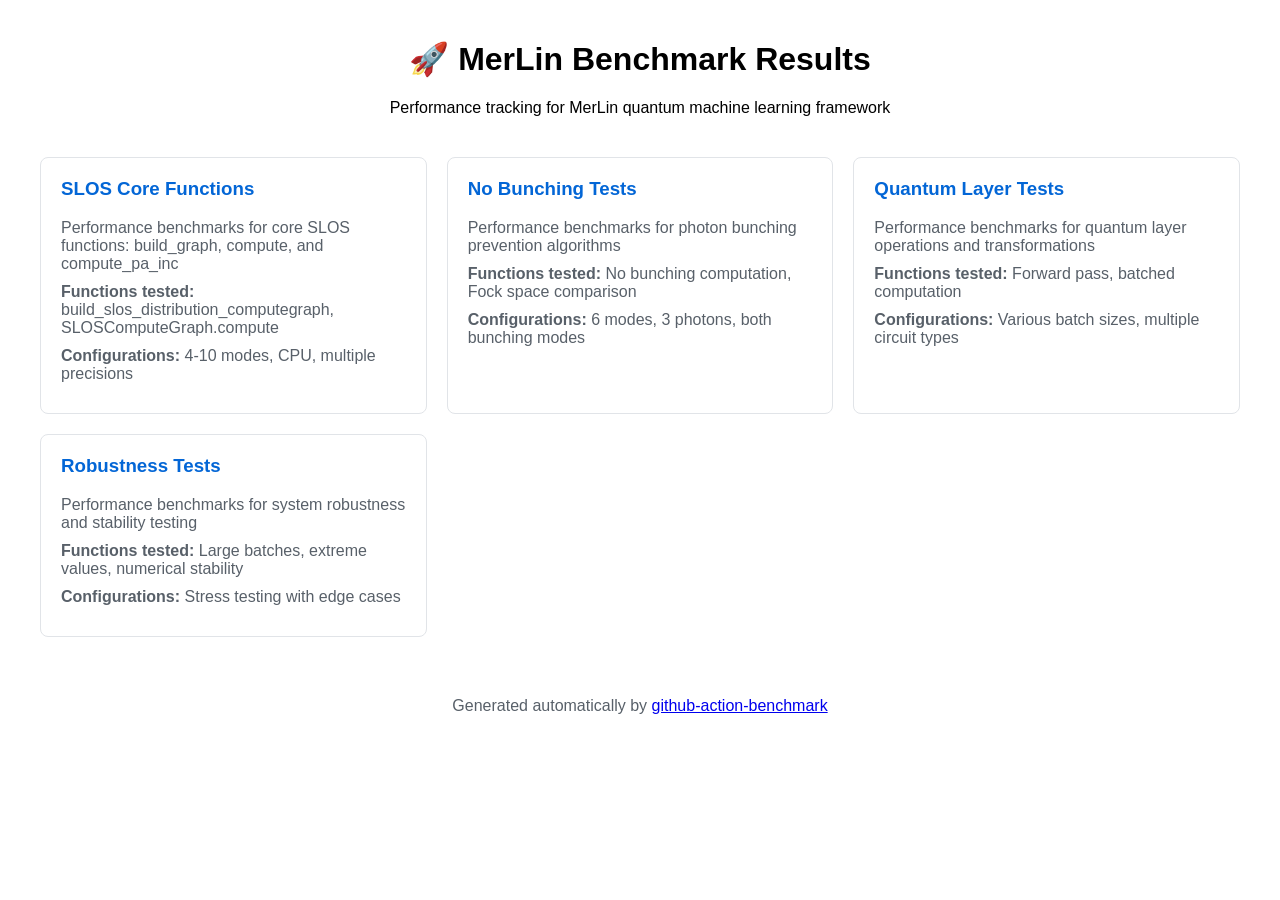
<file: index.html>
<!DOCTYPE html>
<html>
<head>
    <meta charset="utf-8">
    <title>MerLin Benchmark Results</title>
    <style>
        body { font-family: -apple-system, BlinkMacSystemFont, 'Segoe UI', 'Helvetica Neue', Arial, sans-serif; margin: 40px; }
        .header { text-align: center; margin-bottom: 40px; }
        .benchmarks { display: grid; grid-template-columns: repeat(auto-fit, minmax(300px, 1fr)); gap: 20px; }
        .benchmark-card { border: 1px solid #e1e4e8; border-radius: 8px; padding: 20px; }
        .benchmark-card h3 { margin-top: 0; color: #0366d6; }
        .benchmark-card a { text-decoration: none; color: #0366d6; }
        .benchmark-card a:hover { text-decoration: underline; }
        .benchmark-card p { color: #586069; margin: 10px 0; }
    </style>
</head>
<body>
    <div class="header">
        <h1>🚀 MerLin Benchmark Results</h1>
        <p>Performance tracking for MerLin quantum machine learning framework</p>
    </div>
    
    <div class="benchmarks">
        <div class="benchmark-card">
            <h3><a href="dev/bench/slos-core/">SLOS Core Functions</a></h3>
            <p>Performance benchmarks for core SLOS functions: build_graph, compute, and compute_pa_inc</p>
            <p><strong>Functions tested:</strong> build_slos_distribution_computegraph, SLOSComputeGraph.compute</p>
            <p><strong>Configurations:</strong> 4-10 modes, CPU, multiple precisions</p>
        </div>
        
        <div class="benchmark-card">
            <h3><a href="dev/bench/no-bunching/">No Bunching Tests</a></h3>
            <p>Performance benchmarks for photon bunching prevention algorithms</p>
            <p><strong>Functions tested:</strong> No bunching computation, Fock space comparison</p>
            <p><strong>Configurations:</strong> 6 modes, 3 photons, both bunching modes</p>
        </div>
        
        <div class="benchmark-card">
            <h3><a href="dev/bench/layer/">Quantum Layer Tests</a></h3>
            <p>Performance benchmarks for quantum layer operations and transformations</p>
            <p><strong>Functions tested:</strong> Forward pass, batched computation</p>
            <p><strong>Configurations:</strong> Various batch sizes, multiple circuit types</p>
        </div>
        
        <div class="benchmark-card">
            <h3><a href="dev/bench/robustness/">Robustness Tests</a></h3>
            <p>Performance benchmarks for system robustness and stability testing</p>
            <p><strong>Functions tested:</strong> Large batches, extreme values, numerical stability</p>
            <p><strong>Configurations:</strong> Stress testing with edge cases</p>
        </div>
    </div>
    
    <footer style="text-align: center; margin-top: 60px; color: #586069;">
        <p>Generated automatically by <a href="https://github.com/benchmark-action/github-action-benchmark">github-action-benchmark</a></p>
    </footer>
</body>
</html>
</file>
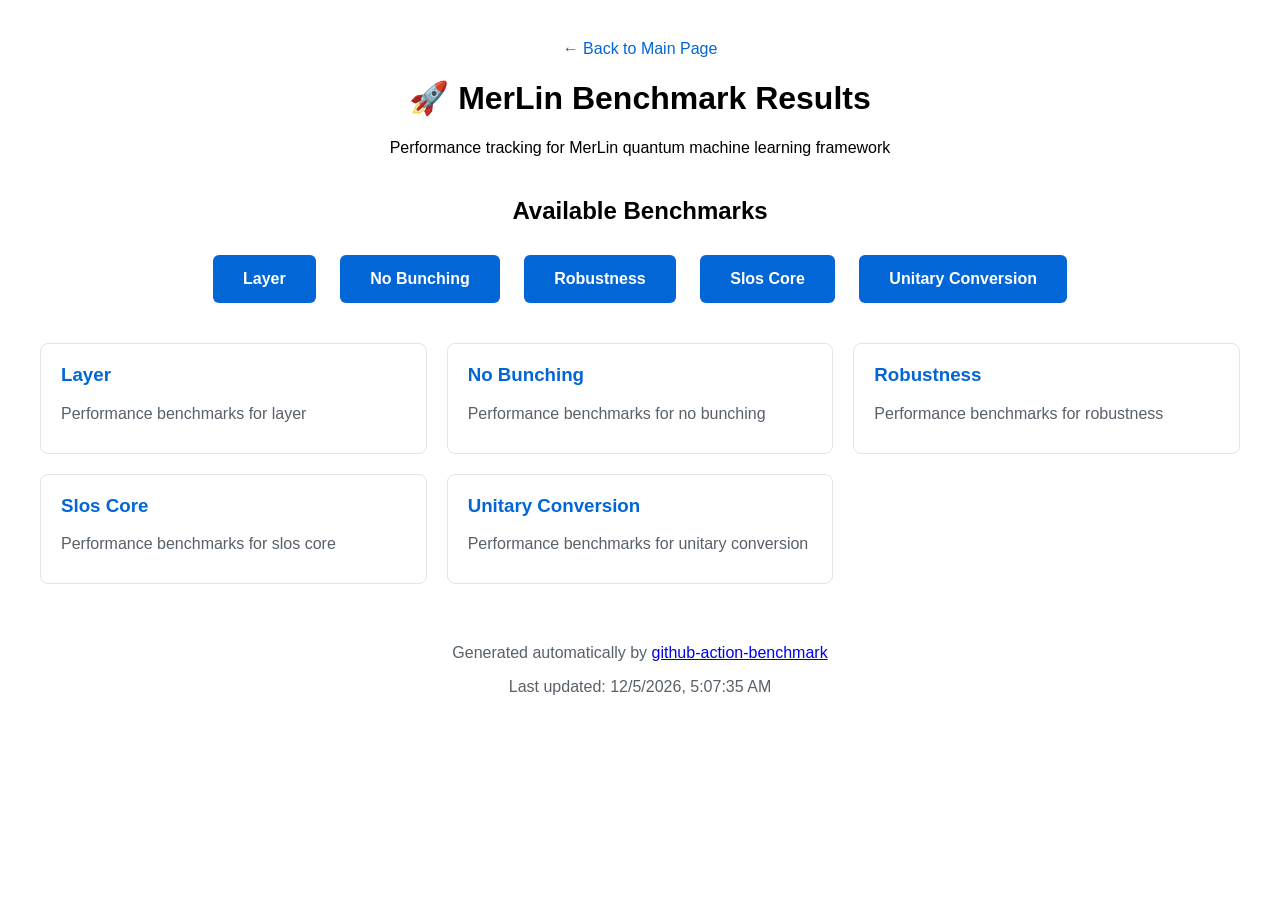
<file: dev/bench/index.html>
<!DOCTYPE html>
<html>
<head>
    <meta charset="utf-8">
    <title>MerLin Benchmark Results - All Benchmarks</title>
    <style>
        body { font-family: -apple-system, BlinkMacSystemFont, 'Segoe UI', 'Helvetica Neue', Arial, sans-serif; margin: 40px; }
        .header { text-align: center; margin-bottom: 40px; }
        .navigation { text-align: center; margin-bottom: 30px; }
        .nav-button { 
            display: inline-block; 
            margin: 10px; 
            padding: 15px 30px; 
            background-color: #0366d6; 
            color: white; 
            text-decoration: none; 
            border-radius: 6px; 
            font-weight: bold;
            transition: background-color 0.2s;
        }
        .nav-button:hover { background-color: #0256cc; color: white; text-decoration: none; }
        .benchmarks { display: grid; grid-template-columns: repeat(auto-fit, minmax(300px, 1fr)); gap: 20px; margin-top: 30px; }
        .benchmark-card { border: 1px solid #e1e4e8; border-radius: 8px; padding: 20px; }
        .benchmark-card h3 { margin-top: 0; color: #0366d6; }
        .benchmark-card a { text-decoration: none; color: #0366d6; }
        .benchmark-card a:hover { text-decoration: underline; }
        .benchmark-card p { color: #586069; margin: 10px 0; }
        .back-link { text-align: center; margin-bottom: 20px; }
        .back-link a { color: #0366d6; text-decoration: none; }
        .back-link a:hover { text-decoration: underline; }
    </style>
</head>
<body>
    <div class="back-link">
        <a href="../../">← Back to Main Page</a>
    </div>
    
    <div class="header">
        <h1>🚀 MerLin Benchmark Results</h1>
        <p>Performance tracking for MerLin quantum machine learning framework</p>
    </div>
    
    <div class="navigation">
        <h2>Available Benchmarks</h2>
                <a href="layer/" class="nav-button">Layer</a>
                <a href="no-bunching/" class="nav-button">No Bunching</a>
                <a href="robustness/" class="nav-button">Robustness</a>
                <a href="slos-core/" class="nav-button">Slos Core</a>
                <a href="unitary-conversion/" class="nav-button">Unitary Conversion</a>
            </div>
    
    <div class="benchmarks">
                <div class="benchmark-card">
            <h3><a href="layer/">Layer</a></h3>
            <p>Performance benchmarks for layer</p>
        </div>
        
                <div class="benchmark-card">
            <h3><a href="no-bunching/">No Bunching</a></h3>
            <p>Performance benchmarks for no bunching</p>
        </div>
        
                <div class="benchmark-card">
            <h3><a href="robustness/">Robustness</a></h3>
            <p>Performance benchmarks for robustness</p>
        </div>
        
                <div class="benchmark-card">
            <h3><a href="slos-core/">Slos Core</a></h3>
            <p>Performance benchmarks for slos core</p>
        </div>
        
                <div class="benchmark-card">
            <h3><a href="unitary-conversion/">Unitary Conversion</a></h3>
            <p>Performance benchmarks for unitary conversion</p>
        </div>
        
            </div>
    
    <footer style="text-align: center; margin-top: 60px; color: #586069;">
        <p>Generated automatically by <a href="https://github.com/benchmark-action/github-action-benchmark">github-action-benchmark</a></p>
        <p>Last updated: <span id="timestamp"></span></p>
        <script>document.getElementById('timestamp').textContent = new Date().toLocaleString();</script>
    </footer>
</body>
</html>
</file>
